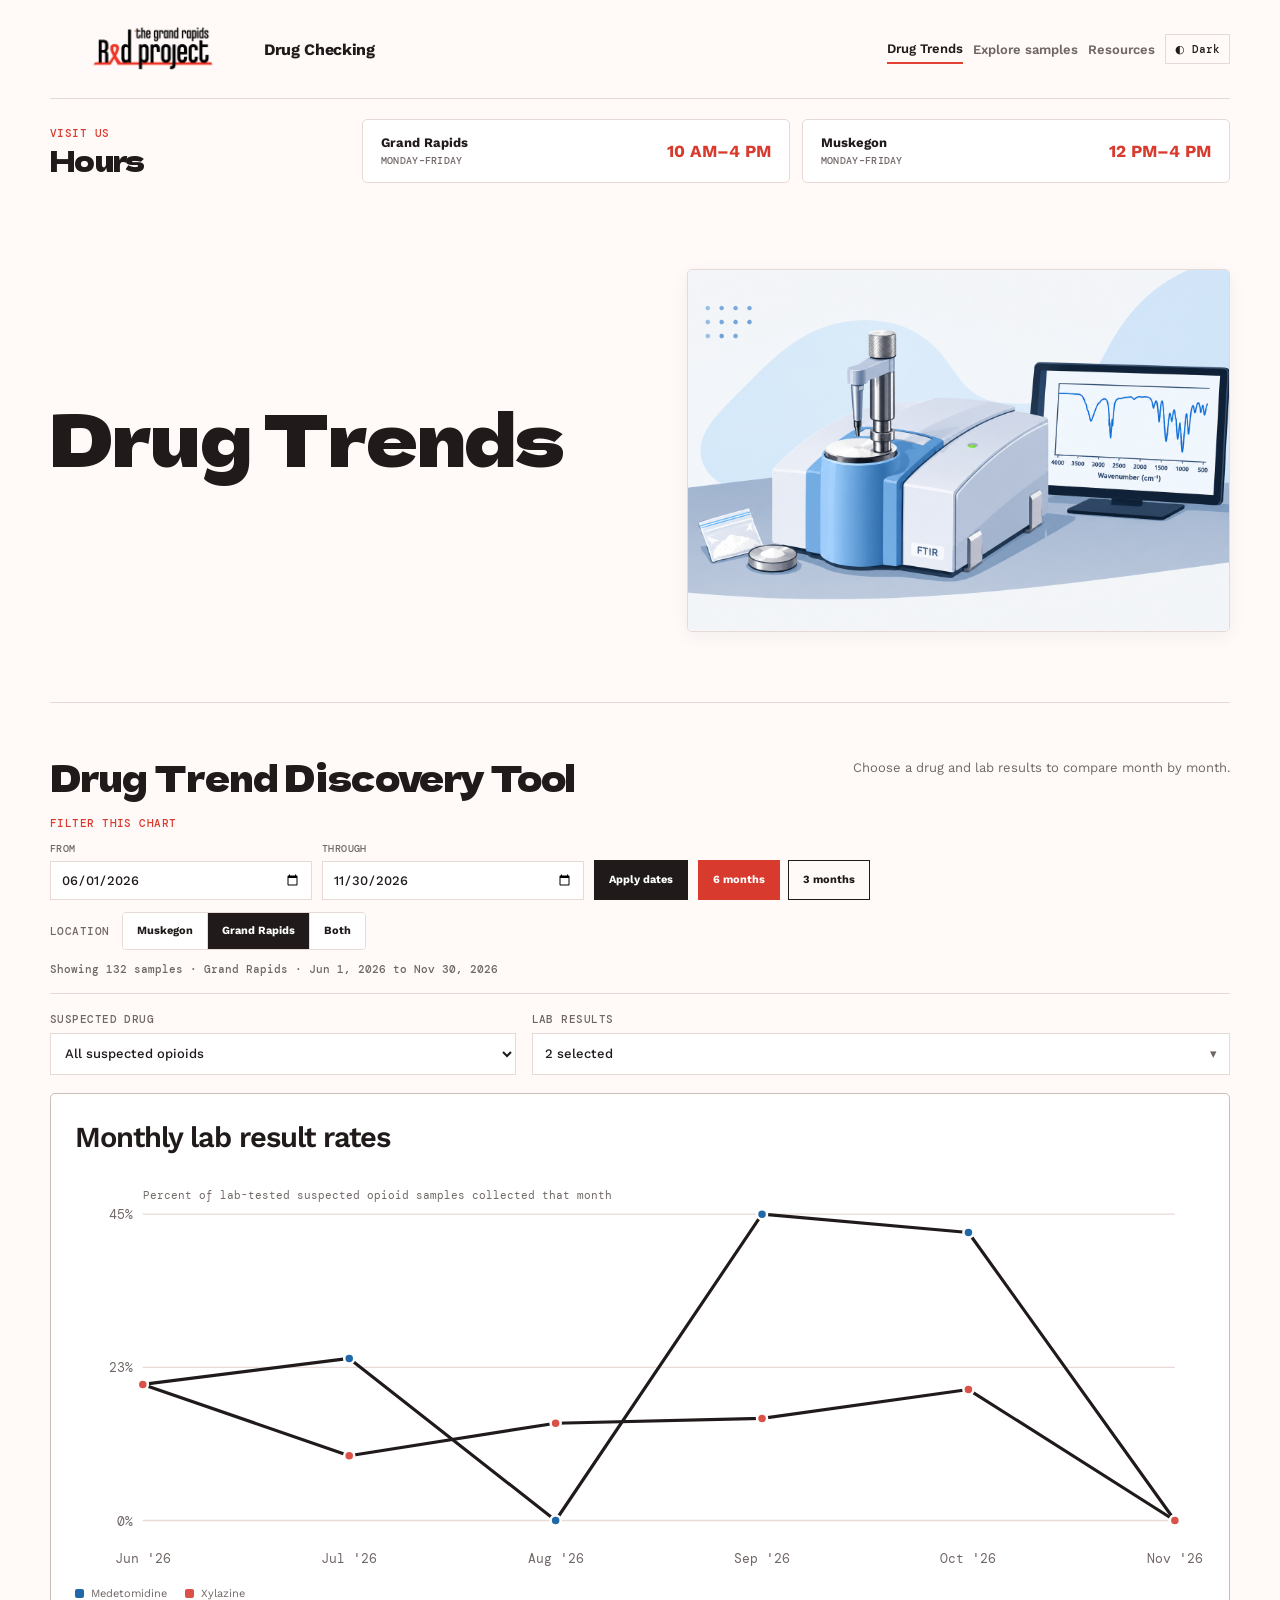
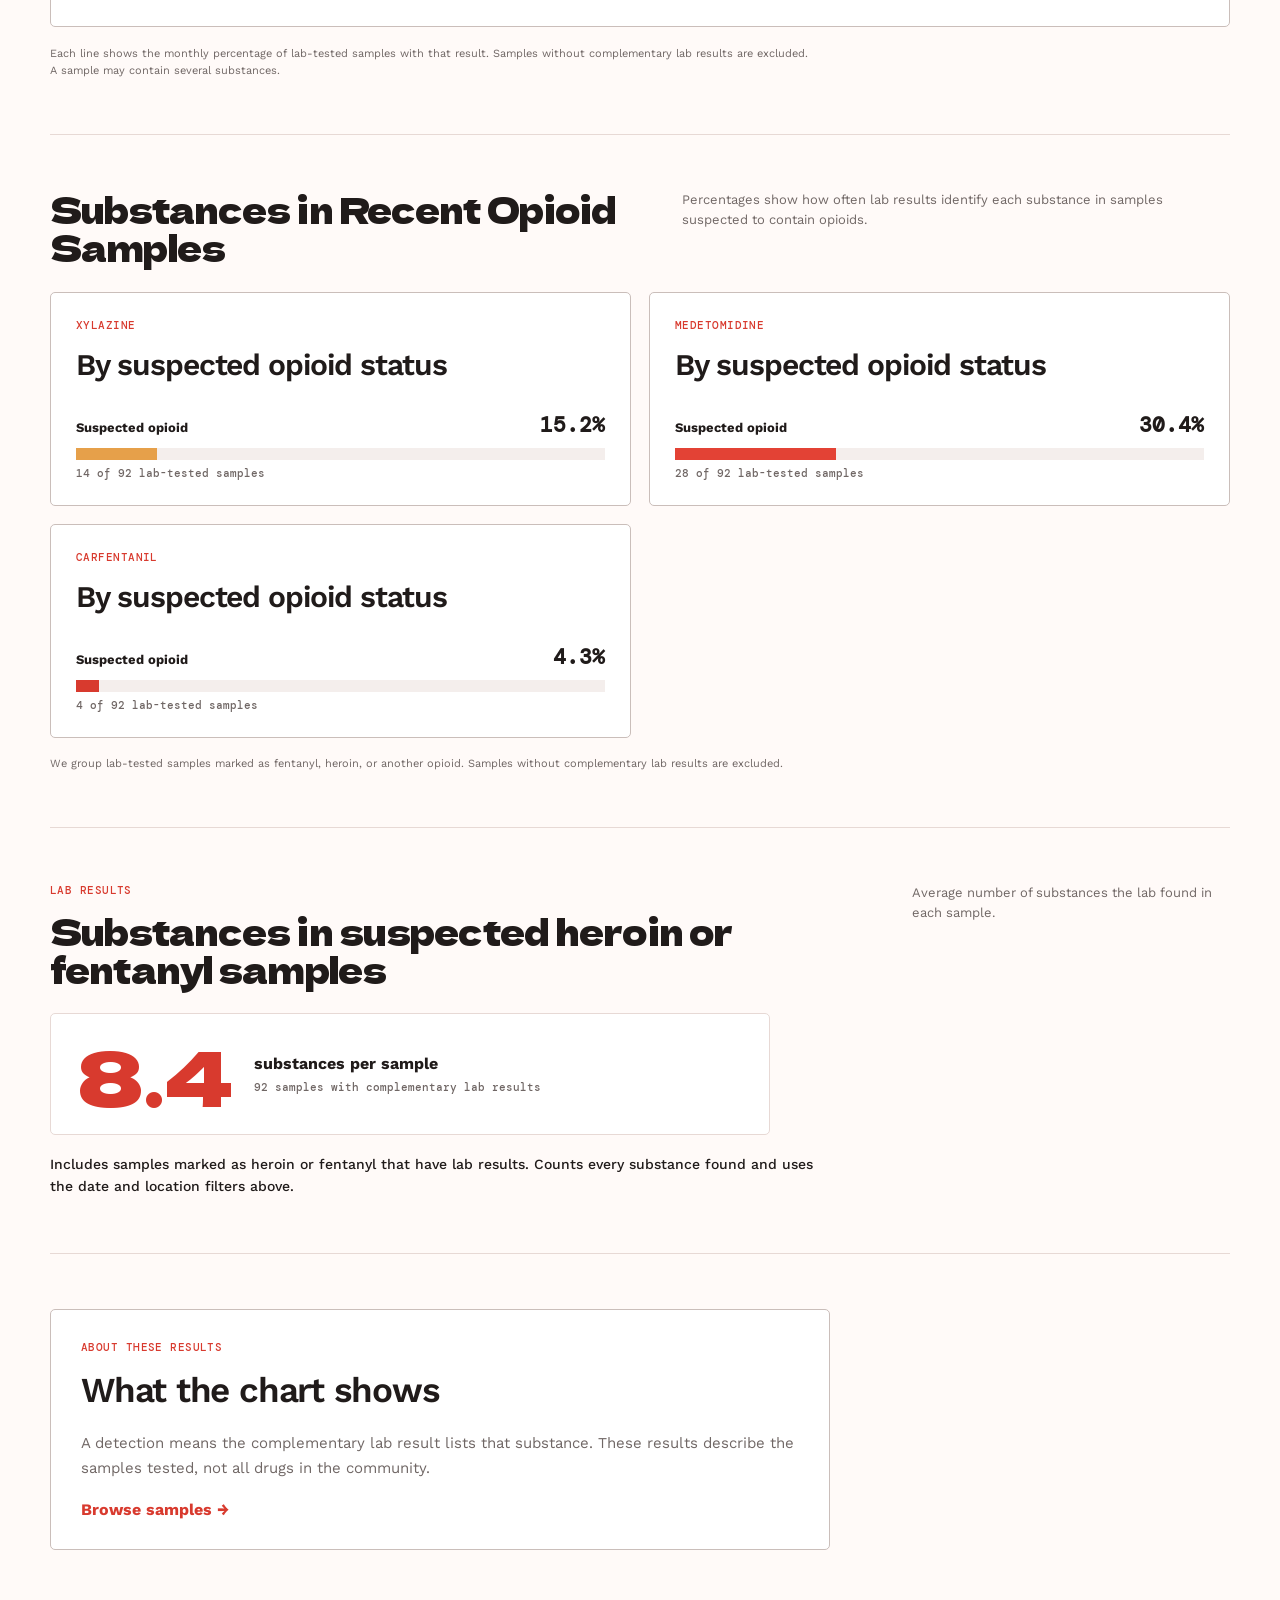
<file: index.html>
<!doctype html>
<html lang="en">
  <head>
    <meta charset="UTF-8" />
    <meta name="viewport" content="width=device-width, initial-scale=1.0" />
    <meta name="description" content="Explore xylazine and medetomidine signals in StreetCheck drug-checking results over time." />
    <title>StreetCheck | Drug Trends</title>
    <link rel="preconnect" href="https://fonts.googleapis.com" />
    <link rel="preconnect" href="https://fonts.gstatic.com" crossorigin />
    <link href="https://fonts.googleapis.com/css2?family=DM+Mono:wght@400;500&family=Dela+Gothic+One&family=Work+Sans:wght@400;500;600;700;800&display=swap" rel="stylesheet" />
    <link rel="stylesheet" href="styles.css?v=lab-average-note-1" />
  </head>
  <body>
    <main>
      <nav class="nav wrap"><a class="brand" href="https://redproject.org"><img class="brand-logo" src="assets/grand-rapids-red-project-logo.png" alt="Grand Rapids Red Project"><span class="brand-title">Drug Checking</span></a><div class="nav-actions"><a class="page-link active" href="index.html" aria-current="page">Drug Trends</a><a class="page-link" href="samples.html">Explore samples</a><a class="page-link" href="resources.html">Resources</a><button class="theme-toggle" id="themeToggle" type="button" aria-label="Switch to dark theme" title="Switch to dark theme"><span aria-hidden="true">◐</span><span class="theme-label">Dark</span></button></div></nav>
      <section class="hours-strip wrap" aria-labelledby="hours-title">
        <div class="hours-heading"><p class="kicker">Visit us</p><h2 id="hours-title">Hours</h2></div>
        <article class="hours-card"><span>Grand Rapids</span><strong>10 AM–4 PM</strong><small>Monday–Friday</small></article>
        <article class="hours-card"><span>Muskegon</span><strong>12 PM–4 PM</strong><small>Monday–Friday</small></article>
      </section>
      <section class="hero trends-hero wrap" id="top">
        <div class="trends-hero-copy">
          <h1>Drug Trends</h1>
        </div>
        <figure class="trends-banner"><img src="assets/ftir-spectrometer-illustration.png" alt="Illustration of an FTIR spectrometer analyzing a sample, with a spectrum displayed on a monitor." /></figure>
      </section>
      <section class="wrap section" aria-labelledby="trend-title">
        <div class="section-head"><div><h2 id="trend-title">Drug Trend Discovery Tool</h2></div><p class="muted">Choose a drug and lab results to compare month by month.</p></div>
      <section class="date-range-toolbar" aria-label="Choose a date range for the trends">
        <div class="date-toolbar-heading"><p class="kicker">Filter this chart</p></div>
        <div class="date-controls"><label>From<input id="dateStart" type="date" /></label><label>Through<input id="dateEnd" type="date" /></label><button class="range-button" id="applyDateRange" type="button">Apply dates</button><div class="range-presets" role="group" aria-label="Quick date ranges"><button class="range-button secondary" id="rangeSixMonths" type="button" aria-pressed="true">6 months</button><button class="range-button secondary" id="rangeThreeMonths" type="button" aria-pressed="false">3 months</button></div></div>
          <div class="location-filter"><span class="location-filter-label">Location</span><div class="location-buttons" role="group" aria-label="Filter trends by location"><button class="location-button" type="button" data-town="muskegon" aria-pressed="false">Muskegon</button><button class="location-button" type="button" data-town="grand rapids" aria-pressed="true">Grand Rapids</button><button class="location-button" type="button" data-town="both" aria-pressed="false">Both</button></div></div>
        <p id="dateRangeStatus" class="date-range-status" aria-live="polite">Loading date range…</p>
        <p id="dateRangeError" class="date-range-error" role="alert" hidden></p>
      </section>
        <div class="trend-filter-controls" aria-label="Filter the monthly chart">
          <label class="trend-select-label" for="suspectedDrugFilter">Suspected drug<select id="suspectedDrugFilter"><option value="__opioids__">All suspected opioids</option><option value="__all__">All suspected drugs</option></select></label>
          <div class="contaminant-filter"><span class="trend-control-label" id="contaminantFilterLabel">Lab results</span><details id="contaminantPicker"><summary><span id="contaminantSelectionCount">Loading lab results…</span></summary><div class="contaminant-menu"><input id="contaminantSearch" type="search" placeholder="Search lab results" aria-label="Search complementary lab results"><div id="contaminantOptions" class="contaminant-options" role="group" aria-labelledby="contaminantFilterLabel"></div><button id="clearContaminants" class="clear-contaminants" type="button">Clear selections</button></div></details></div>
        </div>
        <article class="panel trend-panel combined-trend-panel"><div class="panel-head"><div><h2>Monthly lab result rates</h2></div></div><div class="chart-wrap"><svg id="combinedTrendChart" role="img" aria-label="Monthly percentage of samples matching the selected filters"></svg></div><div id="trendLegend" class="chart-legend" aria-label="Chart legend"></div></article>
        <p class="fine-print trend-note">Each line shows the monthly percentage of lab-tested samples with that result. Samples without complementary lab results are excluded. A sample may contain several substances.</p>
      </section>
      <section class="wrap section" aria-labelledby="expected-title">
        <div class="section-head"><div><h2 id="expected-title">Substances in Recent Opioid Samples</h2></div><p class="muted">Percentages show how often lab results identify each substance in samples suspected to contain opioids.</p></div>
        <div class="expected-grid">
          <article class="panel expected-panel"><div class="panel-head"><div><p class="kicker">Xylazine</p><h2>By suspected opioid status</h2></div></div><div id="xylazineExpected" class="expected-chart" aria-live="polite"></div></article>
          <article class="panel expected-panel"><div class="panel-head"><div><p class="kicker">Medetomidine</p><h2>By suspected opioid status</h2></div></div><div id="medetomidineExpected" class="expected-chart" aria-live="polite"></div></article>
          <article class="panel expected-panel"><div class="panel-head"><div><p class="kicker">Carfentanil</p><h2>By suspected opioid status</h2></div></div><div id="carfentanilExpected" class="expected-chart" aria-live="polite"></div></article>
        </div>
        <p class="fine-print expected-note">We group lab-tested samples marked as fentanyl, heroin, or another opioid. Samples without complementary lab results are excluded.</p>
      </section>
      <section class="wrap section" aria-labelledby="lab-average-title">
        <div class="section-head"><div><p class="kicker">Lab results</p><h2 id="lab-average-title">Substances in suspected heroin or fentanyl samples</h2></div><p class="muted">Average number of substances the lab found in each sample.</p></div>
        <article class="lab-average-card" aria-live="polite"><strong id="labSubstanceAverage">—</strong><div><h3>substances per sample</h3><p id="labSubstanceSampleCount">Calculating from lab results…</p></div></article>
        <p class="fine-print lab-average-note">Includes samples marked as heroin or fentanyl that have lab results. Counts every substance found and uses the date and location filters above.</p>
      </section>
      <section class="wrap section">
        <article class="panel reading-panel"><p class="kicker">About these results</p><h2>What the chart shows</h2><p class="trend-copy">A detection means the complementary lab result lists that substance. These results describe the samples tested, not all drugs in the community.</p><a class="text-link" href="samples.html">Browse samples →</a></article>
      </section>
    </main>
      <template id="errorTemplate"><section class="error wrap"><p class="kicker">Data unavailable</p><h2>Samples could not be loaded.</h2><p>Refresh the page and try again.</p></section></template>
    <script src="trends.js?v=complete-month-range-1"></script>
  </body>
</html>
</file>
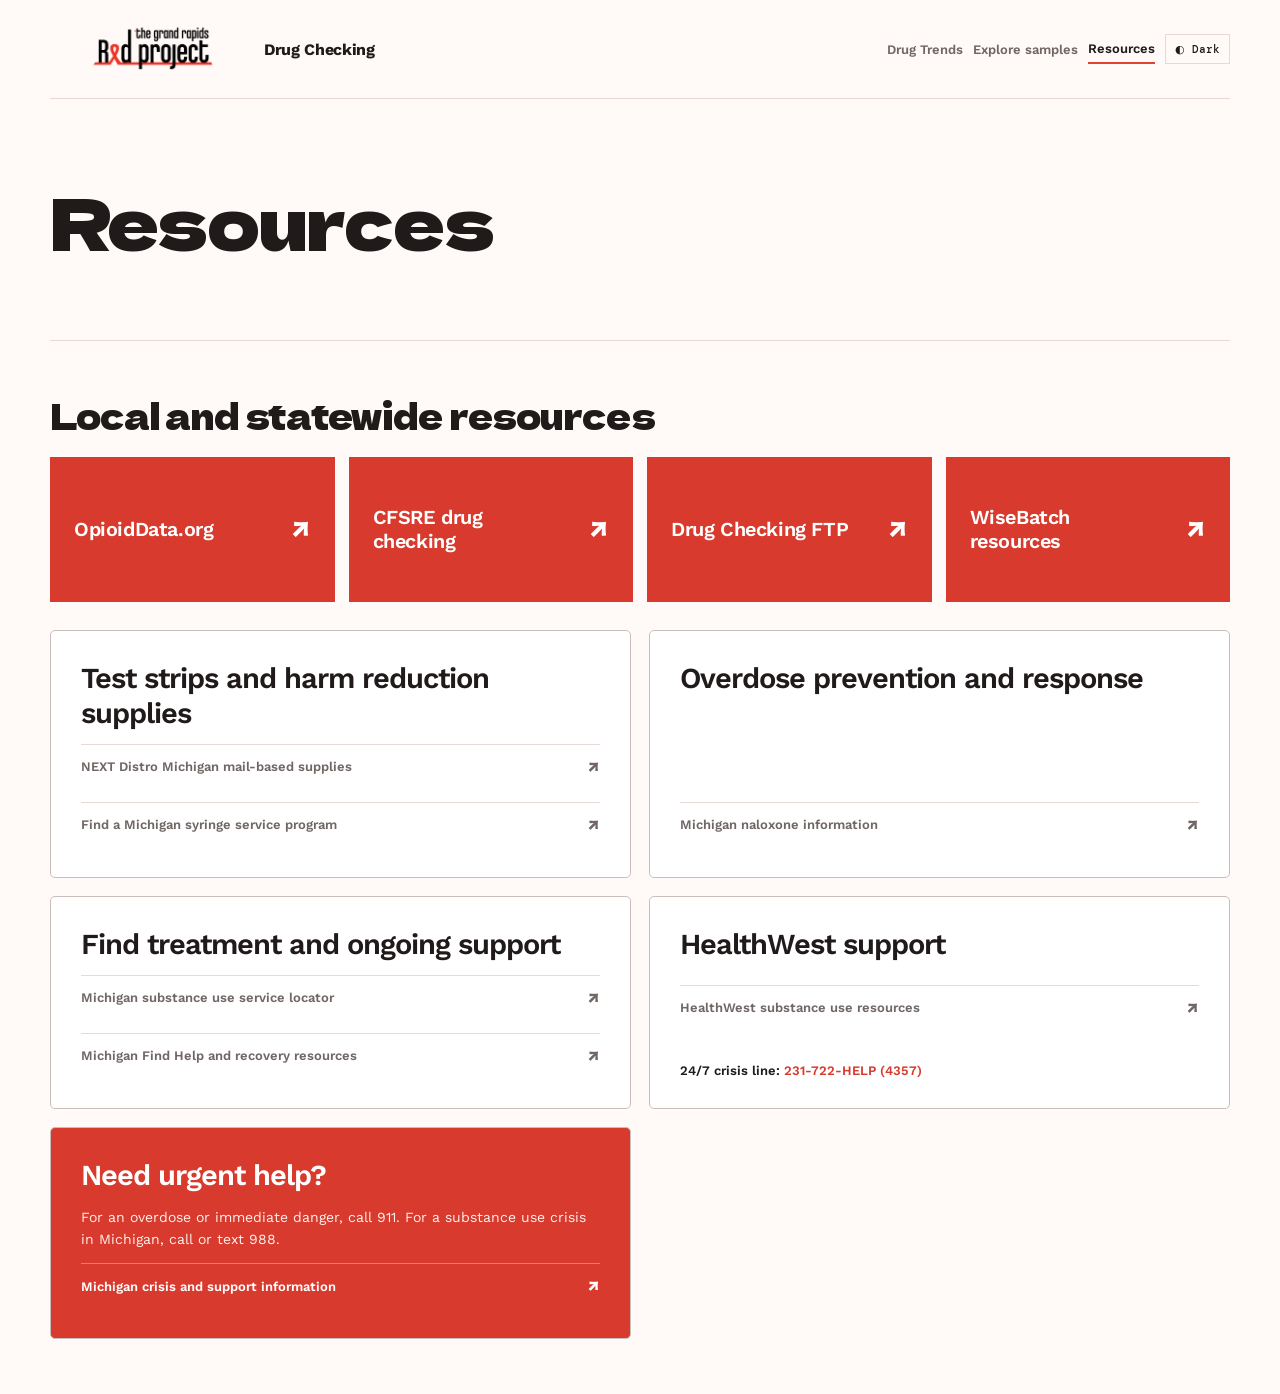
<file: resources.html>
<!doctype html>
<html lang="en">
  <head>
    <meta charset="UTF-8" />
    <meta name="viewport" content="width=device-width, initial-scale=1.0" />
    <meta name="description" content="Local harm reduction, naloxone, drug checking, treatment, and support resources for West Michigan." />
    <title>StreetCheck | Resources</title>
    <link rel="preconnect" href="https://fonts.googleapis.com" />
    <link rel="preconnect" href="https://fonts.gstatic.com" crossorigin />
    <link href="https://fonts.googleapis.com/css2?family=DM+Mono:wght@400;500&family=Dela+Gothic+One&family=Work+Sans:wght@400;500;600;700;800&display=swap" rel="stylesheet" />
    <link rel="stylesheet" href="styles.css?v=priority-resources-4" />
  </head>
  <body>
    <main>
      <nav class="nav wrap"><a class="brand" href="https://redproject.org"><img class="brand-logo" src="assets/grand-rapids-red-project-logo.png" alt="Grand Rapids Red Project"><span class="brand-title">Drug Checking</span></a><div class="nav-actions"><a class="page-link" href="index.html">Drug Trends</a><a class="page-link" href="samples.html">Explore samples</a><a class="page-link active" href="resources.html" aria-current="page">Resources</a><button class="theme-toggle" id="themeToggle" type="button" aria-label="Switch to dark theme" title="Switch to dark theme"><span aria-hidden="true">◐</span><span class="theme-label">Dark</span></button></div></nav>
      <section class="hero wrap compact-hero">
        <h1>Resources</h1>
      </section>
      <section class="wrap section resources-section" aria-labelledby="resources-title">
        <div class="section-head"><div><h2 id="resources-title">Local and statewide resources</h2></div></div>
        <div class="priority-resources" aria-label="Featured resources">
          <a class="resource-feature priority-resource" href="https://opioiddata.org/" target="_blank" rel="noopener noreferrer"><span><strong>OpioidData.org</strong></span><b aria-hidden="true">↗</b></a>
          <a class="resource-feature priority-resource" href="https://www.cfsre.org/nps-discovery/drug-checking" target="_blank" rel="noopener noreferrer"><span><strong>CFSRE drug checking</strong></span><b aria-hidden="true">↗</b></a>
          <a class="resource-feature priority-resource" href="https://www.drugcheckingftp.org/" target="_blank" rel="noopener noreferrer"><span><strong>Drug Checking FTP</strong></span><b aria-hidden="true">↗</b></a>
          <a class="resource-feature priority-resource" href="https://wisebatch.com/resources/" target="_blank" rel="noopener noreferrer"><span><strong>WiseBatch resources</strong></span><b aria-hidden="true">↗</b></a>
        </div>
        <div class="resources-grid">
          <article class="panel resource-card">
            <h2>Test strips and harm reduction supplies</h2>
            <a class="resource-link" href="https://nextdistro.org/midistro" target="_blank" rel="noopener noreferrer"><span>NEXT Distro Michigan mail-based supplies</span><b aria-hidden="true">↗</b></a>
            <a class="resource-link" href="https://www.michigan.gov/mdhhs/keep-mi-healthy/mentalhealth/drugcontrol/syringe-service-programs/find-a-syringe-service-program-near-me" target="_blank" rel="noopener noreferrer"><span>Find a Michigan syringe service program</span><b aria-hidden="true">↗</b></a>
          </article>
          <article class="panel resource-card">
            <h2>Overdose prevention and response</h2>
            <a class="resource-link" href="https://www.michigan.gov/opioids/find-help/naloxone-page" target="_blank" rel="noopener noreferrer"><span>Michigan naloxone information</span><b aria-hidden="true">↗</b></a>
          </article>
          <article class="panel resource-card">
            <h2>Find treatment and ongoing support</h2>
            <a class="resource-link" href="https://www.michigan.gov/opioids/find-help/misud-locator" target="_blank" rel="noopener noreferrer"><span>Michigan substance use service locator</span><b aria-hidden="true">↗</b></a>
            <a class="resource-link" href="https://www.michigan.gov/opioids/find-help" target="_blank" rel="noopener noreferrer"><span>Michigan Find Help and recovery resources</span><b aria-hidden="true">↗</b></a>
          </article>
          <article class="panel resource-card">
            <h2>HealthWest support</h2>
            <a class="resource-link" href="https://healthwest.net/substance-use-disorders/" target="_blank" rel="noopener noreferrer"><span>HealthWest substance use resources</span><b aria-hidden="true">↗</b></a>
            <p class="resource-contact">24/7 crisis line: <a href="tel:2317224357">231-722-HELP (4357)</a></p>
          </article>
          <article class="panel resource-card resource-alert">
            <h2>Need urgent help?</h2>
            <p>For an overdose or immediate danger, call 911. For a substance use crisis in Michigan, call or text 988.</p>
            <a class="resource-link" href="https://www.michigan.gov/opioids/find-help" target="_blank" rel="noopener noreferrer"><span>Michigan crisis and support information</span><b aria-hidden="true">↗</b></a>
          </article>
        </div>
      </section>
    </main>
    <script src="resources.js?v=1"></script>
  </body>
</html>
</file>
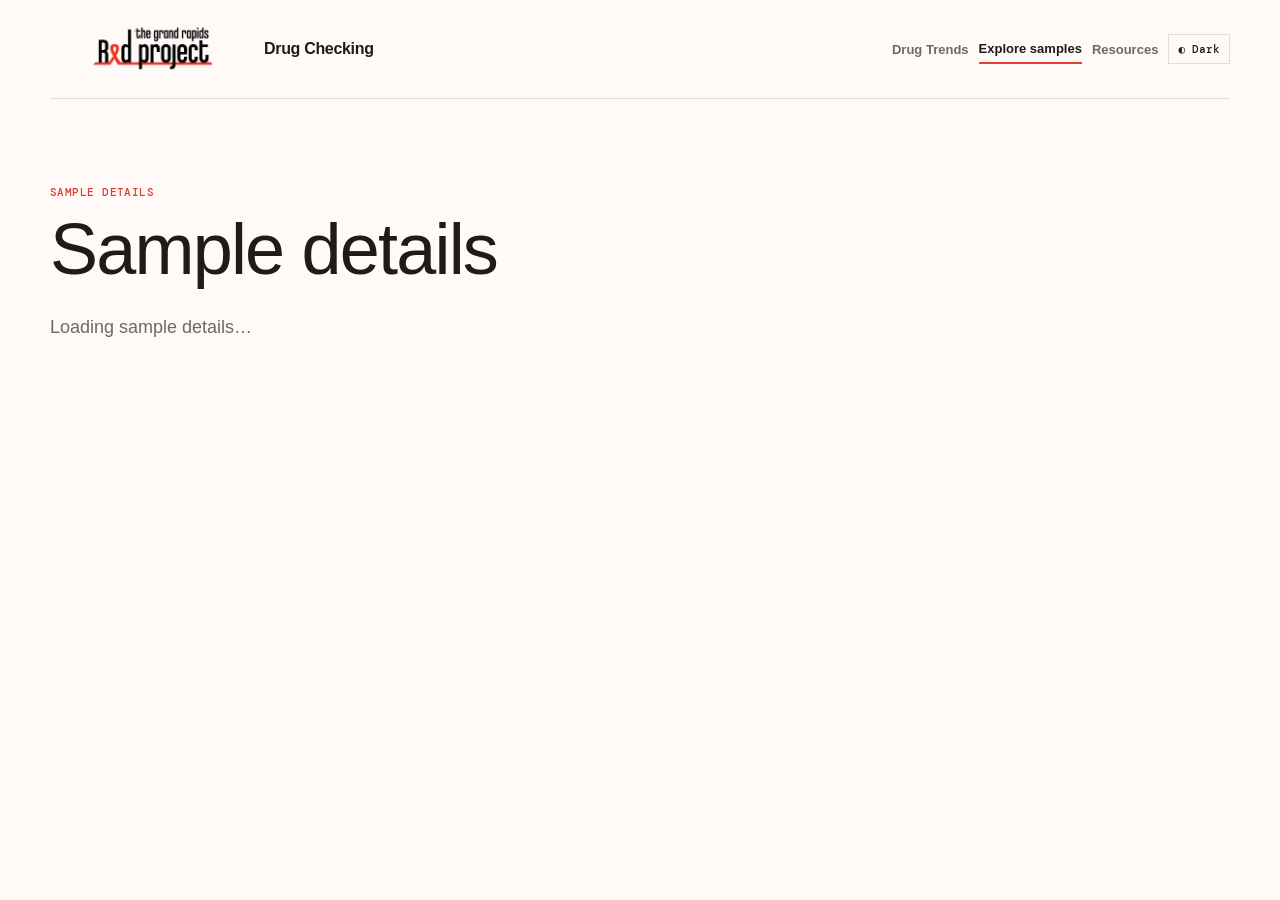
<file: sample.html>
<!doctype html>
<html lang="en">
  <head>
    <meta charset="UTF-8" />
    <meta name="viewport" content="width=device-width, initial-scale=1.0" />
    <meta name="description" content="Inspect a single published StreetCheck sample record." />
    <title>StreetCheck | Sample details</title>
    <link rel="preconnect" href="https://fonts.googleapis.com" />
    <link rel="preconnect" href="https://fonts.gstatic.com" crossorigin />
    <link href="https://fonts.googleapis.com/css2?family=DM+Mono:wght@400;500&family=Manrope:wght@400;500;600;700;800&display=swap" rel="stylesheet" />
    <link rel="stylesheet" href="styles.css?v=drug-checking-header-1" />
    <link rel="stylesheet" href="sample.css" />
  </head>
  <body>
    <main>
      <nav class="nav wrap"><a class="brand" href="https://redproject.org"><img class="brand-logo" src="assets/grand-rapids-red-project-logo.png" alt="Grand Rapids Red Project"><span class="brand-title">Drug Checking</span></a><div class="nav-actions"><a class="page-link" href="index.html">Drug Trends</a><a class="page-link active" href="samples.html" aria-current="page">Explore samples</a><a class="page-link" href="resources.html">Resources</a><button class="theme-toggle" id="themeToggle" type="button" aria-label="Switch to dark theme" title="Switch to dark theme"><span aria-hidden="true">◐</span><span class="theme-label">Dark</span></button></div></nav>
      <section class="hero wrap sample-intro"><p class="kicker">Sample details</p><h1 id="sampleTitle">Sample details</h1><p class="hero-copy" id="sampleSubtitle">Loading sample details…</p></section>
      <section class="wrap section detail-panel" id="detailPanel" hidden>
        <div class="section-head data-header"><div><p class="kicker">Record details</p><h2 id="sampleFileName">StreetCheck published snapshot</h2></div><span class="badge" id="sampleNumber"></span></div>
        <div class="detail-grid" id="detailGrid"></div>
      </section>
      <section class="wrap section error" id="missingSample" hidden><p class="kicker">Sample unavailable</p><h2>We couldn’t load this sample.</h2><p class="muted">Return to the sample list and choose a sample again.</p><a class="text-link" href="samples.html">Back to samples →</a></section>
    </main>
    <script src="sample.js?v=record-details-3"></script>
    <script src="resources.js?v=1"></script>
  </body>
</html>
</file>
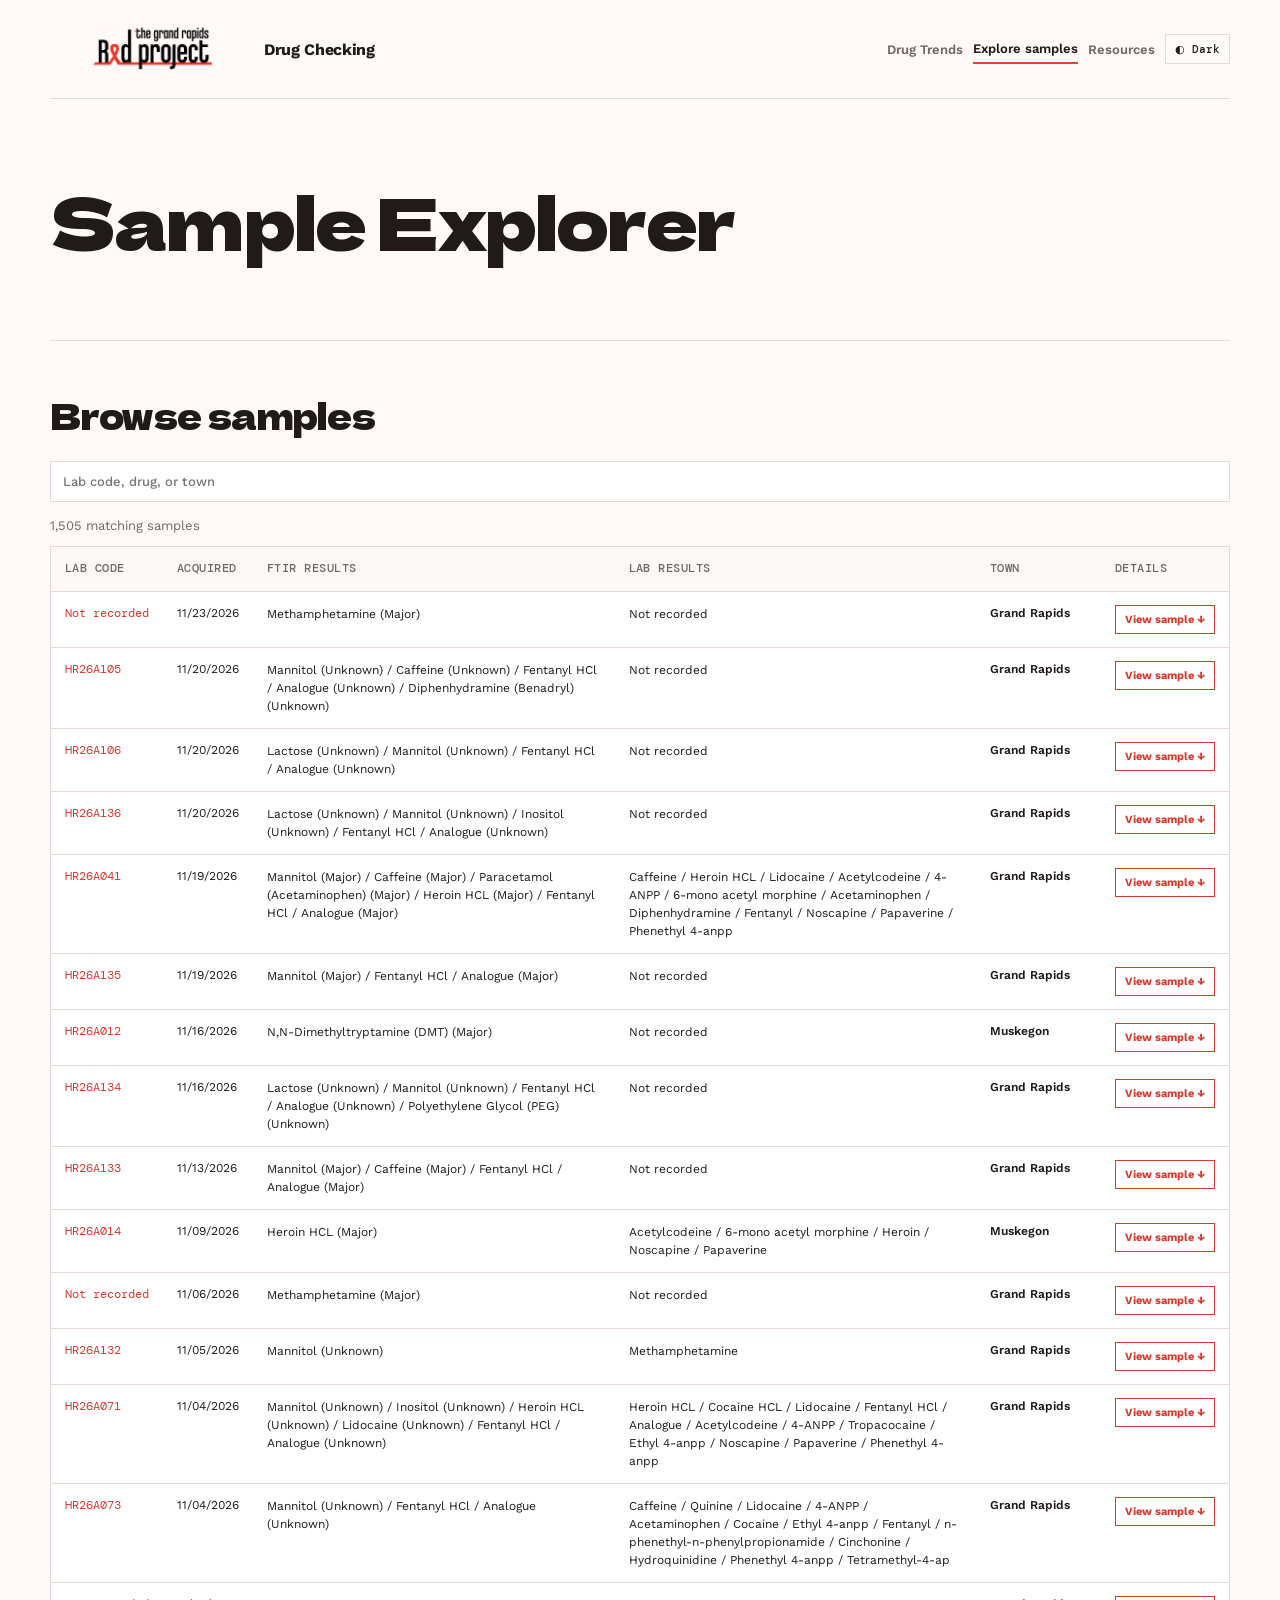
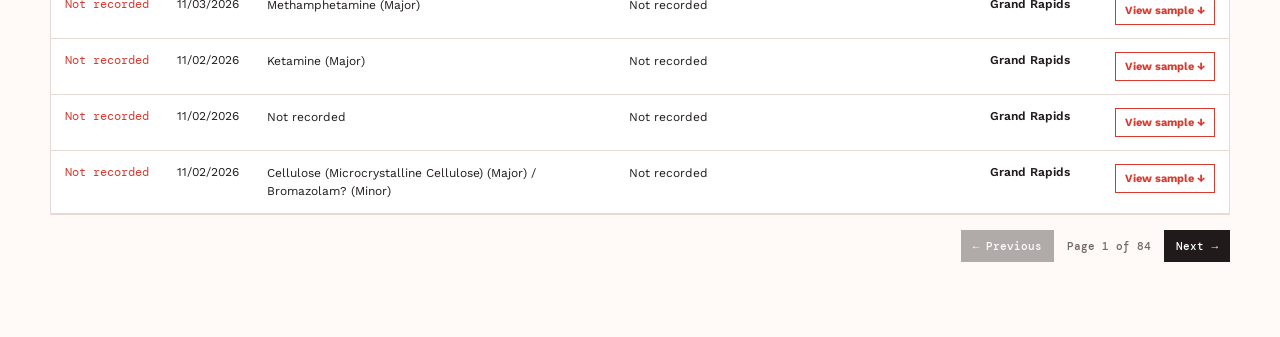
<file: samples.html>
<!doctype html>
<html lang="en">
  <head>
    <meta charset="UTF-8" />
    <meta name="viewport" content="width=device-width, initial-scale=1.0" />
    <meta name="description" content="Search and open individual StreetCheck sample records." />
    <title>StreetCheck | Sample explorer</title>
    <link rel="preconnect" href="https://fonts.googleapis.com" />
    <link rel="preconnect" href="https://fonts.gstatic.com" crossorigin />
    <link href="https://fonts.googleapis.com/css2?family=DM+Mono:wght@400;500&family=Dela+Gothic+One&family=Work+Sans:wght@400;500;600;700;800&display=swap" rel="stylesheet" />
    <link rel="stylesheet" href="styles.css?v=panel-refinement-2" />
  </head>
  <body>
    <main>
      <nav class="nav wrap"><a class="brand" href="https://redproject.org"><img class="brand-logo" src="assets/grand-rapids-red-project-logo.png" alt="Grand Rapids Red Project"><span class="brand-title">Drug Checking</span></a><div class="nav-actions"><a class="page-link" href="index.html">Drug Trends</a><a class="page-link active" href="samples.html" aria-current="page">Explore samples</a><a class="page-link" href="resources.html">Resources</a><button class="theme-toggle" id="themeToggle" type="button" aria-label="Switch to dark theme" title="Switch to dark theme"><span aria-hidden="true">◐</span><span class="theme-label">Dark</span></button></div></nav>
      <section class="hero wrap compact-hero">
        <h1>Sample Explorer</h1>
      </section>
      <section class="wrap section explorer" aria-labelledby="explorer-title">
        <div class="section-head"><h2 id="explorer-title">Browse samples</h2></div>
        <div class="filters"><label class="search"><input id="searchInput" type="search" placeholder="Lab code, drug, or town" aria-label="Search by lab code, drug, or town" /></label></div>
        <p class="results-count" id="resultsCount"></p>
        <div class="table-scroll"><table><thead><tr><th>Lab code</th><th>Acquired</th><th>FTIR results</th><th>Lab results</th><th>Town</th><th>Details</th></tr></thead><tbody id="recordRows"></tbody></table></div>
        <div class="pager"><button type="button" id="previousPage">← Previous</button><span id="pageLabel"></span><button type="button" id="nextPage">Next →</button></div>
      </section>
    </main>
    <template id="errorTemplate"><section class="error wrap"><p class="kicker">Data unavailable</p><h2>Samples could not be loaded.</h2><p>Refresh the page and try again.</p></section></template>
    <script src="samples.js?v=sample-phone-cards-4"></script>
  </body>
</html>
</file>
<file: styles.css>
:root{--ink:#201b1a;--pine:#d83a2e;--lime:#f2b7ad;--coral:#e34235;--paper:#fffaf8;--line:#e7d9d5;--muted:#706765;--surface:#ffffff;--on-ink:#ffffff} :root[data-theme="dark"]{--ink:#fff5f2;--pine:#ff8c7f;--lime:#f2b7ad;--coral:#ff7569;--paper:#211b1a;--line:#4b3936;--muted:#c1aeaa;--surface:#2d2422;--on-ink:#211b1a} *{box-sizing:border-box} html{scroll-behavior:smooth} body{margin:0;background:var(--paper);color:var(--ink);font-family:Work Sans,Arial,sans-serif}.wrap{width:min(1180px,calc(100% - 48px));margin:auto}.nav{display:flex;justify-content:space-between;align-items:center;padding:24px 0;border-bottom:1px solid var(--line)}.brand{display:flex;align-items:center;gap:9px;color:var(--ink);font-size:18px;font-weight:800;letter-spacing:-.6px;text-decoration:none}.mark{display:grid;place-items:center;width:27px;height:27px;border-radius:50%;background:var(--ink);color:var(--lime);font:500 14px 'DM Mono',monospace}.nav-actions,.local-status{display:flex;align-items:center;gap:10px}.local-status,.scope,.kicker,.badge,footer{font:500 11px 'DM Mono',monospace;letter-spacing:.04em;text-transform:uppercase}.local-status{color:var(--muted)}.local-status i{width:8px;height:8px;border-radius:50%;background:#53ac76;box-shadow:0 0 0 3px #dcebdd}.theme-toggle{display:flex;align-items:center;gap:7px;border:1px solid var(--line);background:transparent;color:var(--ink);padding:7px 9px;font:500 11px 'DM Mono',monospace;cursor:pointer}.theme-toggle:hover{background:var(--surface)}.hero{padding:86px 0 70px}.kicker{margin:0 0 15px;color:var(--pine)}h1,h2,p{margin-top:0}h1,h2{font-family:"Dela Gothic One",Impact,sans-serif;font-weight:400;letter-spacing:-.025em}h1{max-width:830px;margin-bottom:28px;font-size:clamp(38px,6vw,72px);line-height:.98;letter-spacing:-.025em}h1 em{color:var(--pine);font-family:"Dela Gothic One",Impact,sans-serif;font-weight:400;font-style:normal}h2{margin-bottom:0;font-size:clamp(23px,3vw,35px);line-height:1.08;letter-spacing:-.025em}.hero-copy{max-width:620px;color:var(--muted);font-size:18px;line-height:1.6}.scope{display:flex;flex-wrap:wrap;gap:8px;margin-top:31px}.scope span{padding:8px 10px;border:1px solid var(--line);border-radius:99px;color:var(--muted)}.section{padding:55px 0;border-top:1px solid var(--line)}.section-head,.panel-head{display:flex;align-items:start;justify-content:space-between;gap:20px}.muted{margin:0;color:var(--muted);font-size:13px;line-height:1.5}.metrics{display:grid;grid-template-columns:repeat(4,1fr);gap:12px;margin-top:28px}.metric{display:flex;min-height:145px;flex-direction:column;justify-content:space-between;padding:22px;border:1px solid var(--line);background:var(--surface)}.metric.highlight{border-color:var(--ink);background:var(--ink);color:var(--on-ink)}.metric .value{font-size:42px;font-weight:800;line-height:1;letter-spacing:-.07em}.metric .label{color:var(--muted);font:500 11px 'DM Mono',monospace;letter-spacing:.04em;text-transform:uppercase}.highlight .label{color:#b5c7c1}.grid-two{display:grid;grid-template-columns:1fr 1fr;gap:18px}.panel{min-width:0;padding:30px;border:1px solid var(--line);background:var(--surface)}.feature-panel{border-color:var(--pine);background:var(--pine);color:var(--on-ink)}.feature-panel .kicker{color:var(--lime)}.feature-copy{max-width:460px;margin:21px 0;color:#ffe7e3;line-height:1.6}.fine-print{margin:18px 0 0;color:#ffded9;font-size:11px;line-height:1.5}.signal-row{display:grid;grid-template-columns:130px 1fr 42px;gap:10px;align-items:center;margin:8px 0;font-size:12px}.signal-track,.stacked-bar{overflow:hidden;background:#8f312a;height:12px}.signal-fill{height:100%;background:var(--lime)}.signal-row strong,.count{font:500 12px 'DM Mono',monospace;text-align:right}.badge{padding:7px 9px;border-radius:99px;background:#fde9e5;color:var(--pine);white-space:nowrap}.stacked-bar{display:flex;height:20px;margin:32px 0 17px;background:var(--line)}.stacked-bar span{height:100%}.legend{display:flex;flex-wrap:wrap;gap:14px;color:var(--muted);font-size:12px}.legend span{display:flex;align-items:center;gap:6px}.dot{width:8px;height:8px;border-radius:50%}.rank-list{margin:22px 0 0;padding:0;list-style:none}.rank-list li{display:grid;grid-template-columns:28px 1fr 42px;gap:10px;align-items:center;padding:11px 0;border-bottom:1px solid var(--line);font-size:13px}.rank-list li:last-child{border-bottom:0}.rank{color:var(--muted);font:500 11px 'DM Mono',monospace}.substance{overflow:hidden;white-space:nowrap;text-overflow:ellipsis}.form-row{display:grid;grid-template-columns:minmax(110px,1.2fr) 2fr 38px;gap:12px;align-items:center;padding:10px 0;font-size:12px}.form-track{height:10px;background:var(--line)}.form-fill{height:100%;background:var(--coral)}.explorer{padding-bottom:75px}.filters{display:flex;gap:10px;margin:28px 0 16px}label{display:grid;flex:1;gap:6px;color:var(--muted);font:500 10px 'DM Mono',monospace;letter-spacing:.04em;text-transform:uppercase}label.search{flex:2}input,select{width:100%;padding:12px;border:1px solid var(--line);border-radius:0;outline-color:var(--pine);background:var(--surface);color:var(--ink);font:500 13px Work Sans,sans-serif}.results-count{margin-bottom:13px;color:var(--muted);font-size:13px}.table-scroll{overflow:auto;border:1px solid var(--line);background:var(--surface)}table{width:100%;min-width:920px;border-collapse:collapse;text-align:left}th{background:color-mix(in srgb,var(--surface) 82%,var(--line));color:var(--muted);font:500 10px 'DM Mono',monospace;letter-spacing:.04em;text-transform:uppercase}th,td{padding:13px 14px;border-bottom:1px solid var(--line);vertical-align:top;font-size:12px;line-height:1.45}td{max-width:270px}tbody tr:last-child td{border-bottom:0}.code{color:var(--pine);font-family:'DM Mono',monospace;white-space:nowrap}.pill{display:inline-block;padding:3px 7px;border-radius:99px;background:color-mix(in srgb,var(--surface) 65%,var(--line));font:500 10px 'DM Mono',monospace;white-space:nowrap}.pill.positive{background:#ffe0da;color:#9e2d22}:root[data-theme="dark"] .pill.positive{background:#5d332e;color:#ffd8d1} :root[data-theme="dark"] .badge{background:#49302c;color:#ffb4aa}.pager{display:flex;align-items:center;justify-content:flex-end;gap:13px;padding-top:15px;color:var(--muted);font:500 11px 'DM Mono',monospace}.pager button{padding:9px 12px;border:0;background:var(--ink);color:var(--on-ink);font:500 11px 'DM Mono',monospace;cursor:pointer}.pager button:disabled{opacity:.35;cursor:not-allowed}footer{display:flex;justify-content:space-between;gap:20px;padding:25px 0;border-top:1px solid var(--line);color:var(--muted);font-size:10px}.error{margin-top:120px;padding:40px;border:1px solid var(--line);background:var(--surface)}code{padding:3px 5px;background:color-mix(in srgb,var(--surface) 75%,var(--line))}@media(max-width:760px){.wrap{width:min(100% - 30px,1180px)}.hero{padding:57px 0 50px}.metrics,.grid-two{grid-template-columns:1fr 1fr}.grid-two{gap:12px}.panel{padding:22px}.filters,.section-head,footer{flex-direction:column}.section-head{gap:10px}}@media(max-width:500px){.metrics,.grid-two{grid-template-columns:1fr}.local-status{display:none}.nav-actions{gap:0}}

.page-link{padding:6px 0;color:var(--muted);font-size:13px;font-weight:600;text-decoration:none;white-space:nowrap}.page-link:hover,.page-link.active{color:var(--ink)}.page-link.active{border-bottom:2px solid var(--coral)}
.compact-hero{padding-bottom:56px}.trend-grid{display:grid;grid-template-columns:1fr 1fr;gap:18px;margin-top:28px}.trend-panel{padding:26px 24px}.trend-panel h2{font-size:clamp(20px,2.5vw,29px)}.chart-wrap{width:100%;margin-top:24px}.chart-wrap svg{display:block;width:100%;height:auto;overflow:visible}.chart-wrap text{fill:var(--muted);font:10px 'DM Mono',monospace}.chart-grid{stroke:var(--line);stroke-width:1}.axis-title{fill:var(--muted);font-size:9px!important}.trend-line{fill:none;stroke:var(--ink);stroke-width:2.5;stroke-linejoin:round;stroke-linecap:round}.chart-legend{display:flex;flex-wrap:wrap;gap:18px;margin-top:7px;color:var(--muted);font-size:11px}.chart-legend span{display:flex;align-items:center;gap:7px}.legend-swatch{width:9px;height:9px;border-radius:2px}.xylazine-swatch{background:var(--lime);border:1px solid #a4c43a}.medetomidine-swatch{background:var(--coral)}.legend-line{width:18px;border-top:2px solid var(--ink)}.trend-note{max-width:760px;margin-top:19px;color:var(--muted)}.trend-copy{margin:20px 0 0;color:var(--muted);font-size:15px;line-height:1.7}.text-link,.record-link{color:var(--pine);font-weight:700;text-decoration:none}.text-link{display:inline-block;margin-top:18px}.text-link:hover,.record-link:hover{text-decoration:underline}.metrics .metric:last-child .value{font-size:clamp(20px,2.3vw,32px)}.record-link{font-family:'DM Mono',monospace}
@media(max-width:900px){.nav-actions{gap:12px}}
@media(max-width:680px){.nav{align-items:flex-start;gap:12px}.nav-actions{flex-wrap:wrap;justify-content:flex-end;gap:10px 14px}.trend-grid{grid-template-columns:1fr}.trend-panel{padding:22px 18px}.compact-hero{padding-bottom:45px}}
.detail-link{display:inline-block;padding:7px 9px;border:1px solid var(--pine);background:transparent;color:var(--pine);font:700 11px Work Sans,sans-serif;text-decoration:none;white-space:nowrap;cursor:pointer}.detail-link:hover,.detail-link[aria-expanded="true"]{background:var(--pine);color:var(--on-ink)}
.trends-hero{display:grid;grid-template-columns:minmax(0,1.05fr) minmax(320px,.95fr);align-items:center;gap:36px}.trends-hero-copy{min-width:0}.trends-banner{width:100%;margin:0;overflow:hidden;border:1px solid var(--line);border-radius:14px;background:var(--surface);box-shadow:0 10px 28px #1b293315}.trends-banner img{display:block;width:100%;height:auto}@media(max-width:680px){.trends-hero{grid-template-columns:1fr;gap:26px}.trends-banner{width:min(100%,540px);justify-self:center}}
.xylazine-line{border-color:#a4c43a}.medetomidine-line{border-color:var(--coral)}
.record-detail-cell{padding:18px;background:var(--paper)}.sample-detail-grid{display:grid;grid-template-columns:repeat(4,minmax(0,1fr));gap:1px;overflow:hidden;border:1px solid var(--line);background:var(--line)}.sample-detail-grid .detail-item{min-width:0;min-height:98px;padding:15px;background:var(--surface)}.sample-detail-grid .detail-item span{display:block;margin-bottom:10px;overflow:hidden;color:var(--muted);font:500 10px 'DM Mono',monospace;letter-spacing:.05em;text-overflow:ellipsis;text-transform:uppercase;white-space:nowrap}.sample-detail-grid .detail-item strong{display:block;overflow-wrap:anywhere;font-size:13px;line-height:1.5}
@media(max-width:900px){.sample-detail-grid{grid-template-columns:repeat(3,minmax(0,1fr))}}
@media(max-width:600px){.sample-detail-grid{grid-template-columns:repeat(2,minmax(0,1fr))}.record-detail-cell{padding:10px}}
.expected-grid{display:grid;grid-template-columns:1fr 1fr;gap:18px;margin-top:26px}.expected-panel{padding:25px}.expected-panel h2{font-size:clamp(21px,2.4vw,30px);line-height:1.12}.expected-chart{display:grid;gap:20px;margin-top:28px}.expected-row-head{display:flex;align-items:baseline;justify-content:space-between;gap:12px;font-size:13px;font-weight:700}.expected-row-head strong{font:700 21px 'DM Mono',monospace}.expected-track{height:12px;margin-top:9px;overflow:hidden;background:color-mix(in srgb,var(--surface) 55%,var(--line))}.expected-track span{display:block;height:100%;background:var(--pine);transition:width .25s ease}#xylazineExpected .expected-track span{background:#e6a04a}#medetomidineExpected .expected-track span{background:var(--coral)}.expected-row p{margin:6px 0 0;color:var(--muted);font:500 11px 'DM Mono',monospace}.expected-note{max-width:820px;margin-top:18px;color:var(--muted)}
@media(max-width:680px){.expected-grid{grid-template-columns:1fr}.expected-panel{padding:22px 18px}}
.date-range-toolbar{display:grid;gap:12px;padding:20px 0 17px;border-bottom:1px solid var(--line)}.date-toolbar-heading{display:flex;justify-content:space-between;align-items:baseline;gap:18px}.date-toolbar-heading .kicker{margin:0}.date-toolbar-heading .muted{font-size:12px}.date-controls{display:grid;grid-template-columns:minmax(150px,1fr) minmax(150px,1fr) auto auto;align-items:end;gap:10px;max-width:820px}.date-controls label{min-width:0}.date-controls input{padding:10px}.range-button{min-height:40px;padding:9px 14px;border:1px solid var(--ink);background:var(--ink);color:var(--on-ink);font:700 11px Work Sans,sans-serif;white-space:nowrap;cursor:pointer}.range-button:hover{opacity:.84}.range-button.secondary{background:transparent;color:var(--ink)}.date-range-status{margin:0;color:var(--muted);font:500 11px 'DM Mono',monospace}.date-range-error{margin:0;color:#a52d22;font-size:12px}:root[data-theme="dark"] .date-range-error{color:#ff9e90}
@media(max-width:650px){.date-toolbar-heading{align-items:flex-start;flex-direction:column;gap:5px}.date-controls{grid-template-columns:1fr 1fr}.range-button{width:100%}}
.location-filter{display:flex;align-items:center;gap:12px;flex-wrap:wrap}.location-filter-label{color:var(--muted);font:500 11px 'DM Mono',monospace;text-transform:uppercase;letter-spacing:.04em}.location-buttons{display:inline-flex;border:1px solid var(--line);border-radius:4px;overflow:hidden}.location-button{min-height:36px;padding:8px 14px;border:0;border-right:1px solid var(--line);background:var(--surface);color:var(--ink);font:700 11px Work Sans,sans-serif;cursor:pointer}.location-button:last-child{border-right:0}.location-button[aria-pressed="true"]{background:var(--ink);color:var(--on-ink)}.location-button:focus-visible{outline:2px solid var(--pine);outline-offset:-3px}

.sample-detail-grid{gap:14px 16px;overflow:visible;border:0;background:transparent}.sample-detail-grid .detail-item{padding:18px;border:1px solid var(--line)}

.brand-logo{display:block;width:clamp(155px,18vw,205px);height:auto;max-height:50px;object-fit:contain}
@media(max-width:500px){.brand-logo{width:145px;max-height:42px}}

.result-cell{min-width:210px;max-width:380px;white-space:normal;line-height:1.5;overflow-wrap:anywhere}.table-scroll table{min-width:1120px}.sample-detail-grid .detail-item{line-height:1.5}

.detail-section{grid-column:1/-1;padding:2px 0 12px}.detail-section h3{margin:0 0 12px;color:var(--pine);font-size:14px;font-weight:700}.detail-group{display:grid;grid-template-columns:repeat(4,minmax(0,1fr));gap:12px 14px}.detail-section + .detail-section{padding-top:18px;border-top:1px solid var(--line)}@media(max-width:900px){.detail-group{grid-template-columns:repeat(3,minmax(0,1fr))}}@media(max-width:600px){.detail-group{grid-template-columns:repeat(2,minmax(0,1fr))}}

.hours-strip{display:grid;grid-template-columns:minmax(150px,.7fr) 1fr 1fr;gap:12px;align-items:stretch;padding-top:20px}.hours-heading{display:flex;flex-direction:column;justify-content:center}.hours-heading .kicker{margin:0 0 5px}.hours-heading h2{font-size:clamp(21px,2.3vw,28px)}.hours-card{display:grid;grid-template-columns:1fr auto;gap:4px 12px;align-content:center;padding:15px 18px;border:1px solid var(--line);background:var(--surface)}.hours-card span{font-size:13px;font-weight:700}.hours-card strong{grid-column:2;grid-row:1/3;align-self:center;color:var(--pine);font-size:17px;white-space:nowrap}.hours-card small{color:var(--muted);font:500 10px 'DM Mono',monospace;letter-spacing:.03em;text-transform:uppercase}@media(max-width:600px){.hours-strip{grid-template-columns:1fr 1fr;padding-top:14px}.hours-heading{grid-column:1/-1}.hours-card{padding:13px 12px;grid-template-columns:1fr}.hours-card strong{grid-column:1;grid-row:auto}.hours-card small{grid-row:auto}}

.range-presets{display:flex;gap:8px;align-self:end}.range-button.secondary[aria-pressed="true"]{border-color:var(--pine);background:var(--pine);color:var(--on-ink)}@media(max-width:650px){.range-presets{grid-column:1/-1}.range-presets .range-button{flex:1}}

.town-cell{min-width:125px;max-width:155px;white-space:normal;overflow-wrap:anywhere;font-weight:600}
@media(max-width:680px){
  .table-scroll{overflow:visible;border:0;background:transparent}
  .table-scroll table{display:block;width:100%;min-width:0}
  .table-scroll thead{display:none}
  .table-scroll tbody{display:grid;gap:12px;width:100%}
  .table-scroll tbody tr:not(.record-detail-row){display:grid;grid-template-columns:minmax(0,1fr);border:1px solid var(--line);background:var(--surface)}
  .table-scroll tbody tr:not(.record-detail-row) td{display:grid;grid-template-columns:88px minmax(0,1fr);gap:12px;align-items:start;width:auto;max-width:none;min-width:0;padding:11px 12px;border-bottom:1px solid var(--line);font-size:13px;line-height:1.45}
  .table-scroll tbody tr:not(.record-detail-row) td::before{content:attr(data-label);color:var(--muted);font:500 10px 'DM Mono',monospace;letter-spacing:.04em;text-transform:uppercase}
  .table-scroll tbody tr:not(.record-detail-row) td:last-child{border-bottom:0}
  .table-scroll tbody tr:not(.record-detail-row) .result-cell{min-width:0;max-width:none;overflow-wrap:anywhere}
  .table-scroll tbody tr:not(.record-detail-row) .town-cell{min-width:0;max-width:none}
  .table-scroll tbody tr:not(.record-detail-row) .detail-link{justify-self:start}
  .table-scroll tbody tr.record-detail-row[hidden]{display:none!important}
  .table-scroll tbody tr.record-detail-row:not([hidden]){display:block;border:1px solid var(--line);background:var(--paper)}
  .table-scroll td.record-detail-cell{display:block;width:100%;max-width:none;padding:12px}
  .table-scroll td.record-detail-cell::before{display:none}
  .sample-detail-grid{display:block;overflow:visible;border:0;background:transparent}
  .detail-section{padding:4px 0 12px}
  .detail-section h3{margin-bottom:9px}
  .detail-group{grid-template-columns:minmax(0,1fr);gap:8px}
  .detail-group .detail-item{min-height:0;padding:13px}
  .sample-detail-grid .detail-item span{white-space:normal}
}
@media(max-width:390px){.table-scroll tbody tr:not(.record-detail-row) td{grid-template-columns:76px minmax(0,1fr);gap:8px;padding:10px}.brand-logo{width:130px}}
.lab-average-card{display:flex;align-items:center;gap:20px;max-width:720px;margin-top:25px;padding:22px 26px;border:1px solid var(--line);background:var(--surface)}.lab-average-card>strong{color:var(--pine);font:400 clamp(48px,8vw,76px)/1 'Dela Gothic One',Impact,sans-serif}.lab-average-card h3{margin:0 0 7px;font-size:16px}.lab-average-card p{margin:0;color:var(--muted);font:500 11px 'DM Mono',monospace}.lab-average-note{max-width:780px}@media(max-width:500px){.lab-average-card{gap:15px;padding:17px}.lab-average-card>strong{font-size:54px}}

.reading-panel{max-width:780px}
.resource-feature{display:flex;align-items:center;justify-content:space-between;gap:20px;margin-top:24px;padding:24px 28px;border:2px solid var(--pine);background:var(--pine);color:var(--on-ink);text-decoration:none;transition:transform .18s ease,box-shadow .18s ease}.resource-feature:hover{transform:translateY(-2px);box-shadow:0 12px 28px #1a2a1d22}.resource-feature>span{display:grid;gap:7px}.resource-feature .kicker{margin:0;color:var(--lime)}.resource-feature strong{font-family:Work Sans,Arial,sans-serif;font-size:clamp(18px,1.55vw,22px);font-weight:600;letter-spacing:-.02em;line-height:1.2}.resource-feature-copy{font-size:14px;color:#fff0ed}.resource-feature>b{font-size:28px}.resources-grid{display:grid;grid-template-columns:repeat(2,minmax(0,1fr));gap:18px;margin-top:28px}.resource-card{display:flex;min-width:0;flex-direction:column;align-items:stretch;gap:13px}.resource-card .kicker{margin:0}.resource-card h2{font-size:clamp(21px,2.4vw,29px);line-height:1.12}.resource-card>p:not(.kicker):not(.resource-contact){margin:0;color:var(--muted);font-size:14px;line-height:1.6}.resource-link{display:flex;align-items:center;justify-content:space-between;gap:14px;padding:12px 0;border-top:1px solid var(--line);color:var(--pine);font-size:13px;font-weight:700;text-decoration:none}.resource-link:last-of-type{margin-top:auto}.resource-link:hover span{text-decoration:underline}.resource-link b{flex:none;font-size:17px}.resource-contact{margin:auto 0 0;padding-top:10px;color:var(--ink);font-size:13px;font-weight:600}.resource-contact a{color:var(--pine);text-decoration:none}.resource-contact a:hover{text-decoration:underline}.resource-alert{border-color:var(--pine);background:var(--pine);color:var(--on-ink)}.resource-alert .kicker{color:var(--lime)}.resource-alert>p:not(.kicker){color:#fff0ed!important}.resource-alert .resource-link{border-color:#ffffff55;color:var(--on-ink)}.resources-note{margin-top:20px}
@media(max-width:680px){.resources-grid{grid-template-columns:1fr;gap:13px}.resource-card{gap:11px;padding:22px}.resource-card h2{font-size:23px}.resource-feature{padding:22px}}
.brand-title{color:var(--ink);font-size:16px;font-weight:700;letter-spacing:-.02em;white-space:nowrap}@media(max-width:680px){.nav{flex-wrap:wrap}.brand-logo{width:clamp(120px,34vw,165px);max-height:42px}.brand-title{font-size:15px}.nav-actions{width:100%;justify-content:flex-start}}@media(max-width:390px){.brand-logo{width:112px}.brand-title{font-size:14px}}
.trend-filter-controls{display:grid;grid-template-columns:minmax(210px,1fr) minmax(280px,1.5fr);align-items:end;gap:16px;padding:18px 0}.trend-select-label,.trend-control-label{display:grid;gap:7px;color:var(--muted);font:500 11px 'DM Mono',monospace;letter-spacing:.04em;text-transform:uppercase}.trend-select-label select{min-height:42px;padding:10px;background:var(--surface);color:var(--ink);font:500 13px Work Sans,sans-serif;text-transform:none}.contaminant-filter{display:grid;gap:7px}.contaminant-filter details{position:relative}.contaminant-filter summary{display:flex;align-items:center;justify-content:space-between;min-height:42px;padding:10px 12px;border:1px solid var(--line);background:var(--surface);color:var(--ink);font:500 13px Work Sans,sans-serif;cursor:pointer;list-style:none}.contaminant-filter summary::-webkit-details-marker{display:none}.contaminant-filter summary::after{content:'▾';margin-left:12px;color:var(--muted)}.contaminant-menu{position:absolute;z-index:20;top:calc(100% + 5px);left:0;width:min(440px,calc(100vw - 36px));padding:12px;border:1px solid var(--line);background:var(--surface);box-shadow:0 10px 28px #1b293322}.contaminant-menu>input{padding:9px}.contaminant-options{display:grid;max-height:240px;overflow:auto;margin-top:9px;border:1px solid var(--line)}.contaminant-option{display:flex;grid-template-columns:auto 1fr;align-items:center;gap:9px;padding:8px 9px;color:var(--ink);font:500 12px Work Sans,sans-serif;letter-spacing:normal;text-transform:none;cursor:pointer}.contaminant-option:hover{background:color-mix(in srgb,var(--surface) 75%,var(--line))}.contaminant-option input{width:15px;height:15px;flex:none;margin:0;accent-color:var(--pine)}.contaminant-empty{margin:0;padding:12px;color:var(--muted);font-size:12px}.clear-contaminants{margin-top:10px;padding:7px 10px;border:1px solid var(--line);background:transparent;color:var(--ink);font:600 12px Work Sans,sans-serif;cursor:pointer}.trend-legend-swatch{width:9px;height:9px;border-radius:2px;flex:none}.chart-empty-message{fill:var(--muted)!important;font:500 13px Work Sans,sans-serif!important}@media(max-width:650px){.trend-filter-controls{grid-template-columns:1fr;gap:13px}.contaminant-menu{position:static;width:100%;margin-top:5px}}
.lab-average-note{color:var(--ink);font-size:14px;font-weight:500;line-height:1.6}

/* Give information panels a quieter, more editorial feel. */
.panel,.metric,.hours-card,.resource-card,.lab-average-card,.trends-banner{
  border-radius:5px;
}
.panel{
  border-color:color-mix(in srgb,var(--line) 76%,var(--muted));
}
.panel h2{
  font-family:Work Sans,Arial,sans-serif;
  font-weight:600;
  letter-spacing:-.035em;
  line-height:1.2;
}
.feature-panel,.resource-alert{border-radius:5px}
.metric:not(.highlight){border-color:color-mix(in srgb,var(--line) 76%,var(--muted))}
.trends-banner{box-shadow:0 5px 18px #1b29330d}

.priority-resources{display:grid;grid-template-columns:repeat(4,minmax(0,1fr));gap:14px;margin:24px 0}
.priority-resources .priority-resource{min-width:0;min-height:145px;margin:0;padding:22px;}
.priority-resources .priority-resource>span{min-width:0}
.priority-resources .priority-resource strong{overflow-wrap:anywhere}
.resources-grid .resource-link{color:var(--muted);font-weight:600}
.resources-grid .resource-link:hover{color:var(--pine)}
.resources-grid .resource-alert .resource-link{color:var(--on-ink)}
.resources-grid .resource-alert .resource-link:hover{color:var(--on-ink)}
@media(max-width:900px){.priority-resources{grid-template-columns:repeat(2,minmax(0,1fr))}}
@media(max-width:680px){.priority-resources{grid-template-columns:1fr;gap:13px}.priority-resources .priority-resource{min-height:96px;padding:22px}}
@media(max-width:600px){.chart-wrap text{font-size:12px}.chart-wrap .axis-title{font-size:10px!important}.trend-line{stroke-width:3.25}}
</file>
<file: sample.css>
.sample-intro { padding-bottom: 20px; }
.sample-intro h1 { max-width: 900px; overflow-wrap: anywhere; }
.detail-panel { padding-top: 38px; }
.data-header { align-items: center; margin-bottom: 24px; }
.detail-grid { display: grid; grid-template-columns: repeat(3, minmax(0, 1fr)); gap: 1px; overflow: hidden; border: 1px solid var(--line); background: var(--line); }
.detail-item { min-width: 0; min-height: 118px; padding: 18px; background: var(--surface); }
.detail-item span { display: block; margin-bottom: 12px; overflow: hidden; color: var(--muted); font: 500 10px 'DM Mono', monospace; letter-spacing: .06em; text-overflow: ellipsis; text-transform: uppercase; white-space: nowrap; }
.detail-item strong { display: block; overflow-wrap: anywhere; font-size: 14px; line-height: 1.5; }
@media (max-width: 720px) { .detail-grid { grid-template-columns: 1fr; }.detail-item { min-height: auto; } }
</file>
